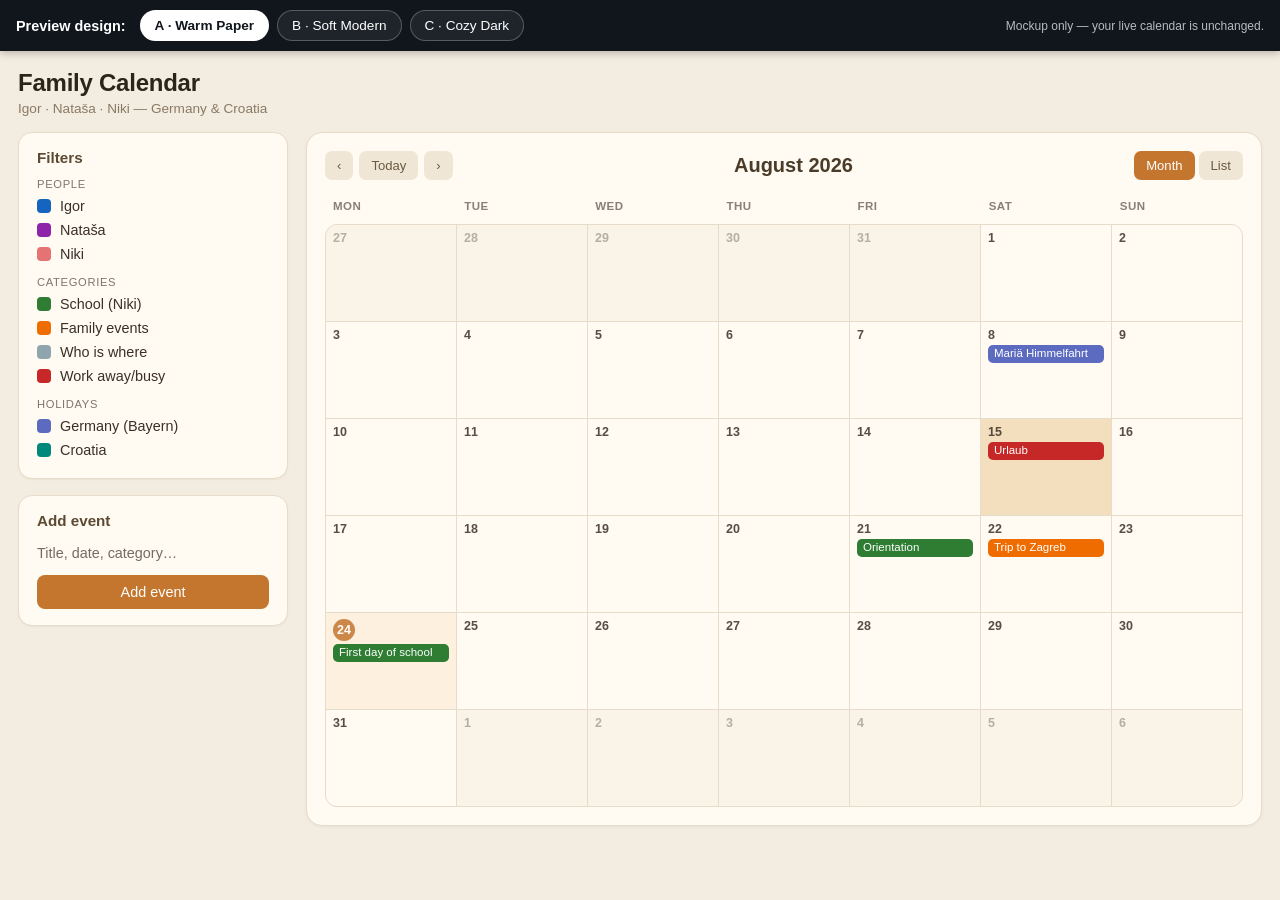
<file: mockups/mockup.html>
<!DOCTYPE html>
<html lang="en">
<head>
<meta charset="UTF-8" />
<meta name="viewport" content="width=device-width, initial-scale=1.0" />
<title>Family Calendar — Design Mockups</title>
<style>
/* ============================================================
   MOCKUP ONLY — three theme directions on the same markup.
   Toggle with the buttons at the top. Nothing here touches
   the real app; it's a static preview of August 2026.
   ============================================================ */

* { box-sizing: border-box; }
html, body { margin: 0; padding: 0; }
body {
  font-family: -apple-system, BlinkMacSystemFont, "Segoe UI", Roboto, Helvetica, Arial, sans-serif;
  transition: background .3s, color .3s;
}

/* ---- theme switcher bar ---- */
.switcher {
  position: sticky; top: 0; z-index: 50;
  display: flex; gap: 8px; align-items: center; flex-wrap: wrap;
  padding: 10px 16px;
  background: #11161d; color: #fff;
  box-shadow: 0 2px 8px rgba(0,0,0,.25);
}
.switcher strong { font-size: .9rem; margin-right: 6px; }
.switcher button {
  border: 1px solid rgba(255,255,255,.25);
  background: rgba(255,255,255,.06); color: #fff;
  padding: 7px 14px; border-radius: 999px; cursor: pointer;
  font-size: .85rem; transition: all .15s;
}
.switcher button:hover { background: rgba(255,255,255,.16); }
.switcher button.active { background: #fff; color: #11161d; font-weight: 600; }
.switcher .note { margin-left: auto; font-size: .75rem; opacity: .7; }

/* =========================================================
   SHARED STRUCTURE (themes override the variables/details)
   ========================================================= */
.app { padding: 18px; transition: background .3s; }
.app-header { margin-bottom: 16px; }
.app-header h1 { margin: 0; font-size: 1.5rem; letter-spacing: -.01em; }
.app-header .subtitle { margin: 4px 0 0; font-size: .85rem; }

.layout { display: flex; gap: 18px; align-items: flex-start; }
.sidebar { flex: 0 0 270px; display: flex; flex-direction: column; gap: 16px; }
.calendar-wrap { flex: 1 1 auto; min-width: 0; }

.panel { padding: 16px 18px; }
.panel h2 { margin: 0 0 12px; font-size: .95rem; }

.filter-group-title {
  font-size: .7rem; text-transform: uppercase; letter-spacing: .06em;
  margin: 10px 0 4px; opacity: .65;
}
.filter-item {
  display: flex; align-items: center; gap: 9px;
  font-size: .9rem; padding: 4px 0; cursor: pointer;
}
.swatch { width: 14px; height: 14px; border-radius: 4px; flex: 0 0 auto; }

.btn {
  border: none; border-radius: 8px; padding: 9px 12px;
  font-size: .9rem; cursor: pointer; width: 100%; transition: all .15s;
}

/* ---- calendar grid (fake FullCalendar) ---- */
.cal-toolbar {
  display: flex; align-items: center; justify-content: space-between;
  margin-bottom: 14px; gap: 10px; flex-wrap: wrap;
}
.cal-title { font-size: 1.25rem; font-weight: 600; margin: 0; }
.cal-nav { display: flex; gap: 6px; }
.cal-nav button, .cal-views button {
  border: none; border-radius: 7px; padding: 7px 12px;
  font-size: .82rem; cursor: pointer;
}
.cal-views { display: flex; gap: 4px; }

.weekdays {
  display: grid; grid-template-columns: repeat(7, 1fr);
  font-size: .72rem; text-transform: uppercase; letter-spacing: .04em;
  margin-bottom: 6px;
}
.weekdays div { padding: 6px 8px; text-align: left; opacity: .6; font-weight: 600; }

.grid {
  display: grid;
  grid-template-columns: repeat(7, 1fr);
  grid-auto-rows: 96px;
  gap: 1px;
  border-radius: 12px;
  overflow: hidden;
}
.cell { padding: 6px 7px; display: flex; flex-direction: column; gap: 3px; position: relative; overflow: hidden; }
.cell .num { font-size: .78rem; font-weight: 600; opacity: .85; }
.cell.dim .num { opacity: .35; }
.cell.today .num {
  background: var(--accent, #2563eb); color: #fff;
  width: 22px; height: 22px; border-radius: 50%;
  display: inline-flex; align-items: center; justify-content: center;
}

.chip {
  font-size: .72rem; line-height: 1.2; padding: 2px 6px; border-radius: 5px;
  color: #fff; white-space: nowrap; overflow: hidden; text-overflow: ellipsis;
}
.chip.dot { background: none !important; color: inherit; padding-left: 0; display:flex; align-items:center; gap:5px; }
.chip.dot::before { content:""; width:7px; height:7px; border-radius:50%; background: var(--dotc); flex:0 0 auto; }
.cell.locbg { /* location background tint applied inline */ }

/* event palette (your real colors) */
.c-school   { background:#2e7d32; --dotc:#2e7d32; }
.c-family   { background:#ef6c00; --dotc:#ef6c00; }
.c-work     { background:#c62828; --dotc:#c62828; }
.p-niki     { background:#e57373; --dotc:#e57373; }
.h-de       { background:#5c6bc0; --dotc:#5c6bc0; }
.h-hr       { background:#00897b; --dotc:#00897b; }

/* =========================================================
   THEME A — "Warm Paper"
   Soft cream, warm accent, rounded, gentle shadow
   ========================================================= */
body.themeA { background: #f3ece1; color: #3a3027; }
body.themeA .app-header h1 { color:#2c2419; }
body.themeA .app-header .subtitle { color:#8a7a64; }
body.themeA .panel {
  background:#fffaf2; border:1px solid #e7dcc9; border-radius:14px;
  box-shadow: 0 1px 2px rgba(120,90,40,.06);
}
body.themeA .panel h2 { color:#5c4a32; }
body.themeA .btn { background:#c4762f; color:#fff; }
body.themeA .btn:hover { background:#a8631f; }
body.themeA .calendar-wrap {
  background:#fffaf2; border:1px solid #e7dcc9; border-radius:16px; padding:18px;
  box-shadow: 0 1px 3px rgba(120,90,40,.07);
}
body.themeA { --accent:#c4762f; }
body.themeA .cal-title { color:#4a3c28; }
body.themeA .cal-nav button, body.themeA .cal-views button { background:#f0e6d6; color:#6b5a40; }
body.themeA .cal-views button.active { background:#c4762f; color:#fff; }
body.themeA .grid { background:#e7dcc9; border:1px solid #e7dcc9; }
body.themeA .cell { background:#fffaf2; }
body.themeA .cell.dim { background:#faf3e7; }
body.themeA .cell.today { background:#fdf0df; }

/* =========================================================
   THEME B — "Soft Modern" (Notion / Linen-ish)
   Clean white, lots of air, muted pastel chips, dot style
   ========================================================= */
body.themeB { background:#f7f8fa; color:#2b2f36; }
body.themeB .app-header h1 { color:#1a1d23; font-weight:700; }
body.themeB .app-header .subtitle { color:#9aa1ac; }
body.themeB .panel { background:#fff; border:1px solid #eceef1; border-radius:12px; }
body.themeB .panel h2 { color:#3a3f47; font-weight:600; }
body.themeB .btn { background:#5b8def; color:#fff; box-shadow:0 1px 2px rgba(91,141,239,.3); }
body.themeB .btn:hover { background:#4a7ce0; }
body.themeB .calendar-wrap { background:#fff; border:1px solid #eceef1; border-radius:14px; padding:18px; }
body.themeB { --accent:#5b8def; }
body.themeB .cal-title { color:#2b2f36; }
body.themeB .cal-nav button, body.themeB .cal-views button { background:#f1f3f5; color:#5a6068; }
body.themeB .cal-views button.active { background:#5b8def; color:#fff; }
body.themeB .grid { background:#eceef1; border:1px solid #eceef1; }
body.themeB .cell { background:#fff; }
body.themeB .cell.dim { background:#fafbfc; }
body.themeB .cell.today { background:#f0f5ff; }
/* Theme B uses dot-style chips for a lighter feel */
body.themeB .chip:not(.allday) { background:none !important; color:#2b2f36; display:flex; align-items:center; gap:6px; padding-left:0; }
body.themeB .chip:not(.allday)::before { content:""; width:7px; height:7px; border-radius:50%; background:var(--dotc); flex:0 0 auto; }

/* =========================================================
   THEME C — "Cozy Dark"
   Deep slate, glassy panels, vibrant-soft events
   ========================================================= */
body.themeC { background:#0f1620; color:#dfe6ef; }
body.themeC .app-header h1 { color:#fff; }
body.themeC .app-header .subtitle { color:#8b97a6; }
body.themeC .panel { background:#18212e; border:1px solid #243140; border-radius:14px; }
body.themeC .panel h2 { color:#cdd7e3; }
body.themeC .btn { background:#3b82f6; color:#fff; }
body.themeC .btn:hover { background:#2f6fe0; }
body.themeC .calendar-wrap { background:#18212e; border:1px solid #243140; border-radius:16px; padding:18px; }
body.themeC { --accent:#3b82f6; }
body.themeC .cal-title { color:#eaf0f7; }
body.themeC .cal-nav button, body.themeC .cal-views button { background:#222d3c; color:#aab6c4; }
body.themeC .cal-views button.active { background:#3b82f6; color:#fff; }
body.themeC .grid { background:#243140; border:1px solid #243140; }
body.themeC .cell { background:#18212e; }
body.themeC .cell.dim { background:#141c27; }
body.themeC .cell.today { background:#1c2a3d; }
body.themeC .filter-group-title { opacity:.5; }

@media (max-width: 820px) {
  .layout { flex-direction: column; }
  .sidebar { flex: 1 1 auto; width: 100%; }
}
</style>
</head>
<body class="themeA">

<div class="switcher">
  <strong>Preview design:</strong>
  <button data-theme="themeA" class="active">A · Warm Paper</button>
  <button data-theme="themeB">B · Soft Modern</button>
  <button data-theme="themeC">C · Cozy Dark</button>
  <span class="note">Mockup only — your live calendar is unchanged.</span>
</div>

<div class="app">
  <header class="app-header">
    <h1>Family Calendar</h1>
    <p class="subtitle">Igor · Nataša · Niki — Germany &amp; Croatia</p>
  </header>

  <div class="layout">
    <aside class="sidebar">
      <section class="panel">
        <h2>Filters</h2>
        <div class="filter-group-title">People</div>
        <label class="filter-item"><span class="swatch" style="background:#1565c0"></span> Igor</label>
        <label class="filter-item"><span class="swatch" style="background:#8e24aa"></span> Nataša</label>
        <label class="filter-item"><span class="swatch" style="background:#e57373"></span> Niki</label>
        <div class="filter-group-title">Categories</div>
        <label class="filter-item"><span class="swatch" style="background:#2e7d32"></span> School (Niki)</label>
        <label class="filter-item"><span class="swatch" style="background:#ef6c00"></span> Family events</label>
        <label class="filter-item"><span class="swatch" style="background:#90a4ae"></span> Who is where</label>
        <label class="filter-item"><span class="swatch" style="background:#c62828"></span> Work away/busy</label>
        <div class="filter-group-title">Holidays</div>
        <label class="filter-item"><span class="swatch" style="background:#5c6bc0"></span> Germany (Bayern)</label>
        <label class="filter-item"><span class="swatch" style="background:#00897b"></span> Croatia</label>
      </section>

      <section class="panel">
        <h2>Add event</h2>
        <label class="filter-item" style="opacity:.7">Title, date, category…</label>
        <button class="btn" style="margin-top:10px">Add event</button>
      </section>
    </aside>

    <section class="calendar-wrap">
      <div class="cal-toolbar">
        <div class="cal-nav">
          <button>‹</button><button>Today</button><button>›</button>
        </div>
        <h2 class="cal-title">August 2026</h2>
        <div class="cal-views">
          <button class="active">Month</button><button>List</button>
        </div>
      </div>

      <div class="weekdays">
        <div>Mon</div><div>Tue</div><div>Wed</div><div>Thu</div><div>Fri</div><div>Sat</div><div>Sun</div>
      </div>

      <div class="grid">
        <!-- week 1 -->
        <div class="cell dim"><span class="num">27</span></div>
        <div class="cell dim"><span class="num">28</span></div>
        <div class="cell dim"><span class="num">29</span></div>
        <div class="cell dim"><span class="num">30</span></div>
        <div class="cell dim"><span class="num">31</span></div>
        <div class="cell"><span class="num">1</span></div>
        <div class="cell"><span class="num">2</span></div>
        <!-- week 2 -->
        <div class="cell"><span class="num">3</span></div>
        <div class="cell"><span class="num">4</span></div>
        <div class="cell"><span class="num">5</span></div>
        <div class="cell"><span class="num">6</span></div>
        <div class="cell"><span class="num">7</span></div>
        <div class="cell"><span class="num">8</span><span class="chip allday h-de">Mariä Himmelfahrt</span></div>
        <div class="cell"><span class="num">9</span></div>
        <!-- week 3 -->
        <div class="cell"><span class="num">10</span></div>
        <div class="cell"><span class="num">11</span></div>
        <div class="cell"><span class="num">12</span></div>
        <div class="cell"><span class="num">13</span></div>
        <div class="cell"><span class="num">14</span></div>
        <div class="cell" style="background:linear-gradient(0deg, rgba(255,224,178,.5), rgba(255,224,178,.5))"><span class="num">15</span><span class="chip work c-work">Urlaub</span></div>
        <div class="cell"><span class="num">16</span></div>
        <!-- week 4 -->
        <div class="cell"><span class="num">17</span></div>
        <div class="cell"><span class="num">18</span></div>
        <div class="cell"><span class="num">19</span></div>
        <div class="cell"><span class="num">20</span></div>
        <div class="cell"><span class="num">21</span><span class="chip c-school">Orientation</span></div>
        <div class="cell"><span class="num">22</span><span class="chip c-family">Trip to Zagreb</span></div>
        <div class="cell"><span class="num">23</span></div>
        <!-- week 5 -->
        <div class="cell today"><span class="num">24</span><span class="chip c-school">First day of school</span></div>
        <div class="cell"><span class="num">25</span></div>
        <div class="cell"><span class="num">26</span></div>
        <div class="cell"><span class="num">27</span></div>
        <div class="cell"><span class="num">28</span></div>
        <div class="cell"><span class="num">29</span></div>
        <div class="cell"><span class="num">30</span></div>
        <!-- week 6 -->
        <div class="cell"><span class="num">31</span></div>
        <div class="cell dim"><span class="num">1</span></div>
        <div class="cell dim"><span class="num">2</span></div>
        <div class="cell dim"><span class="num">3</span></div>
        <div class="cell dim"><span class="num">4</span></div>
        <div class="cell dim"><span class="num">5</span></div>
        <div class="cell dim"><span class="num">6</span></div>
      </div>
    </section>
  </div>
</div>

<script>
  const buttons = document.querySelectorAll('.switcher button');
  buttons.forEach(b => b.addEventListener('click', () => {
    document.body.className = b.dataset.theme;
    buttons.forEach(x => x.classList.toggle('active', x === b));
  }));
</script>
</body>
</html>
</file>
